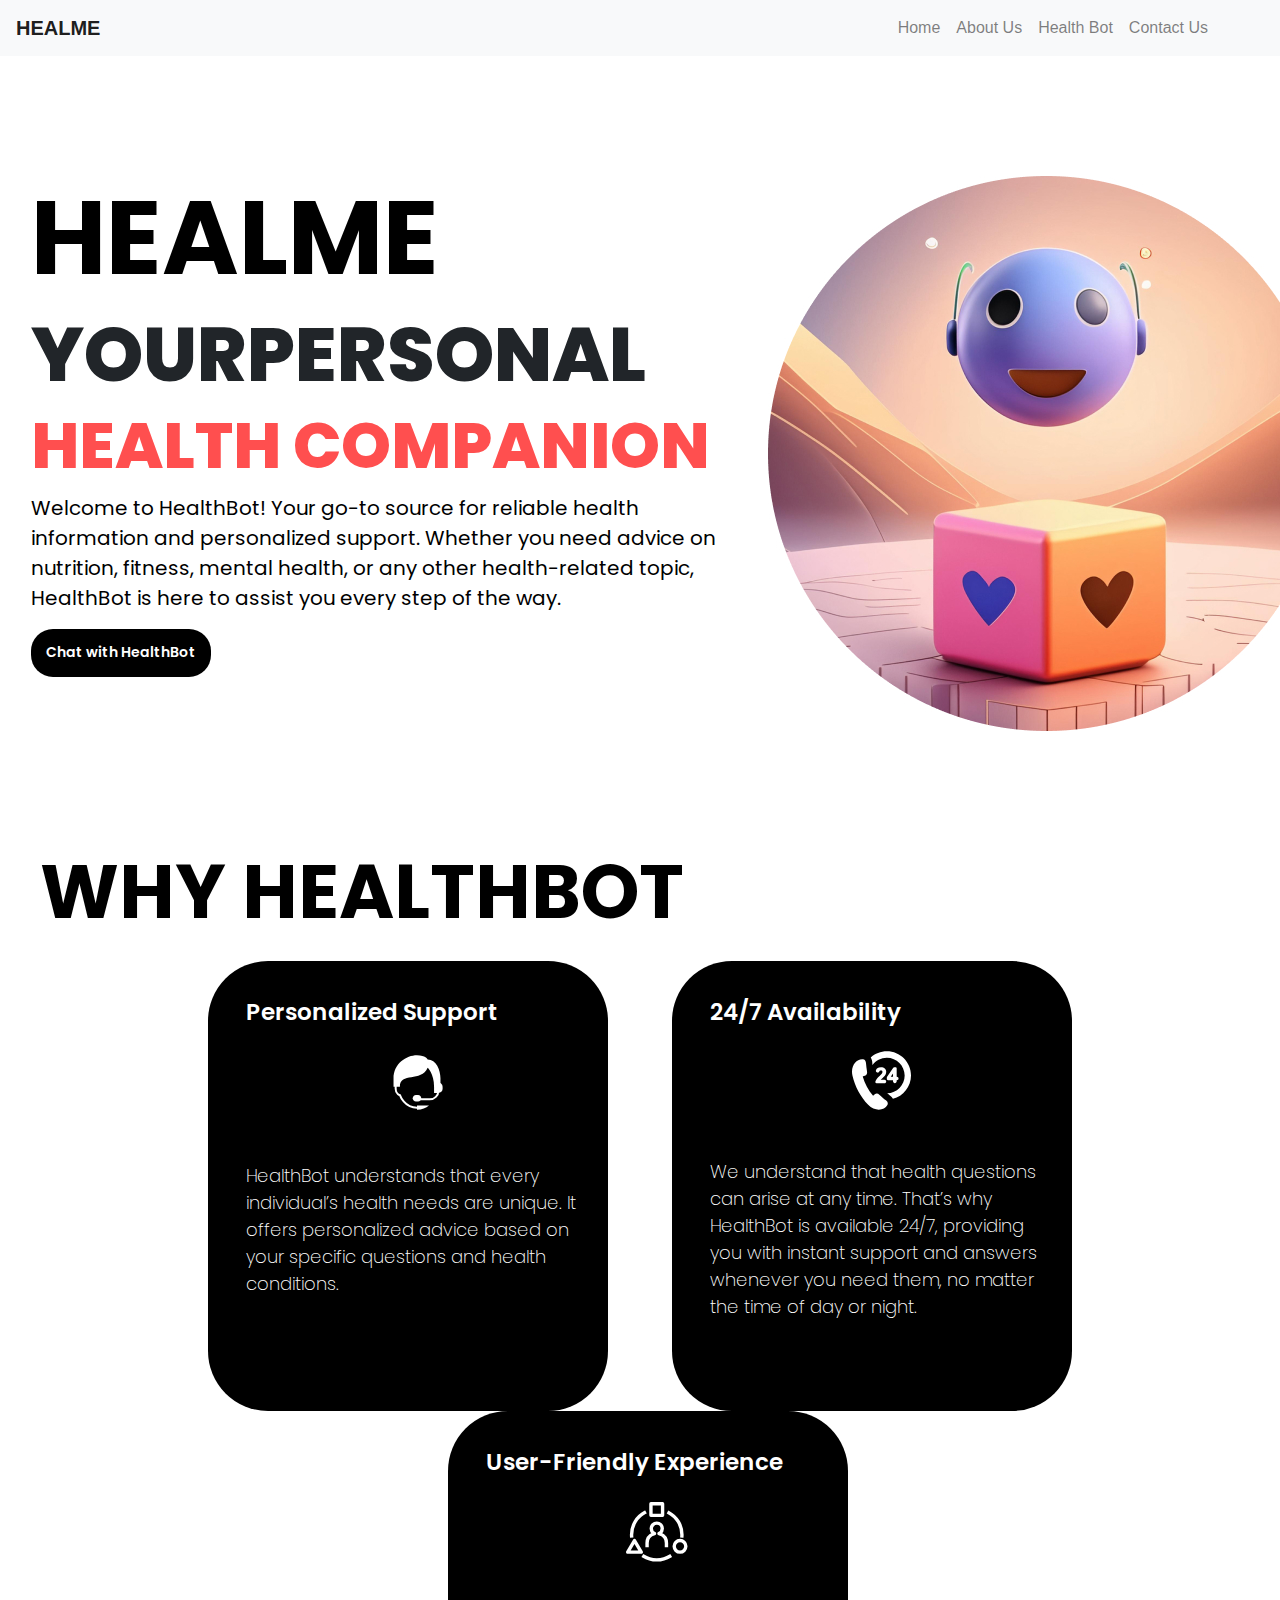
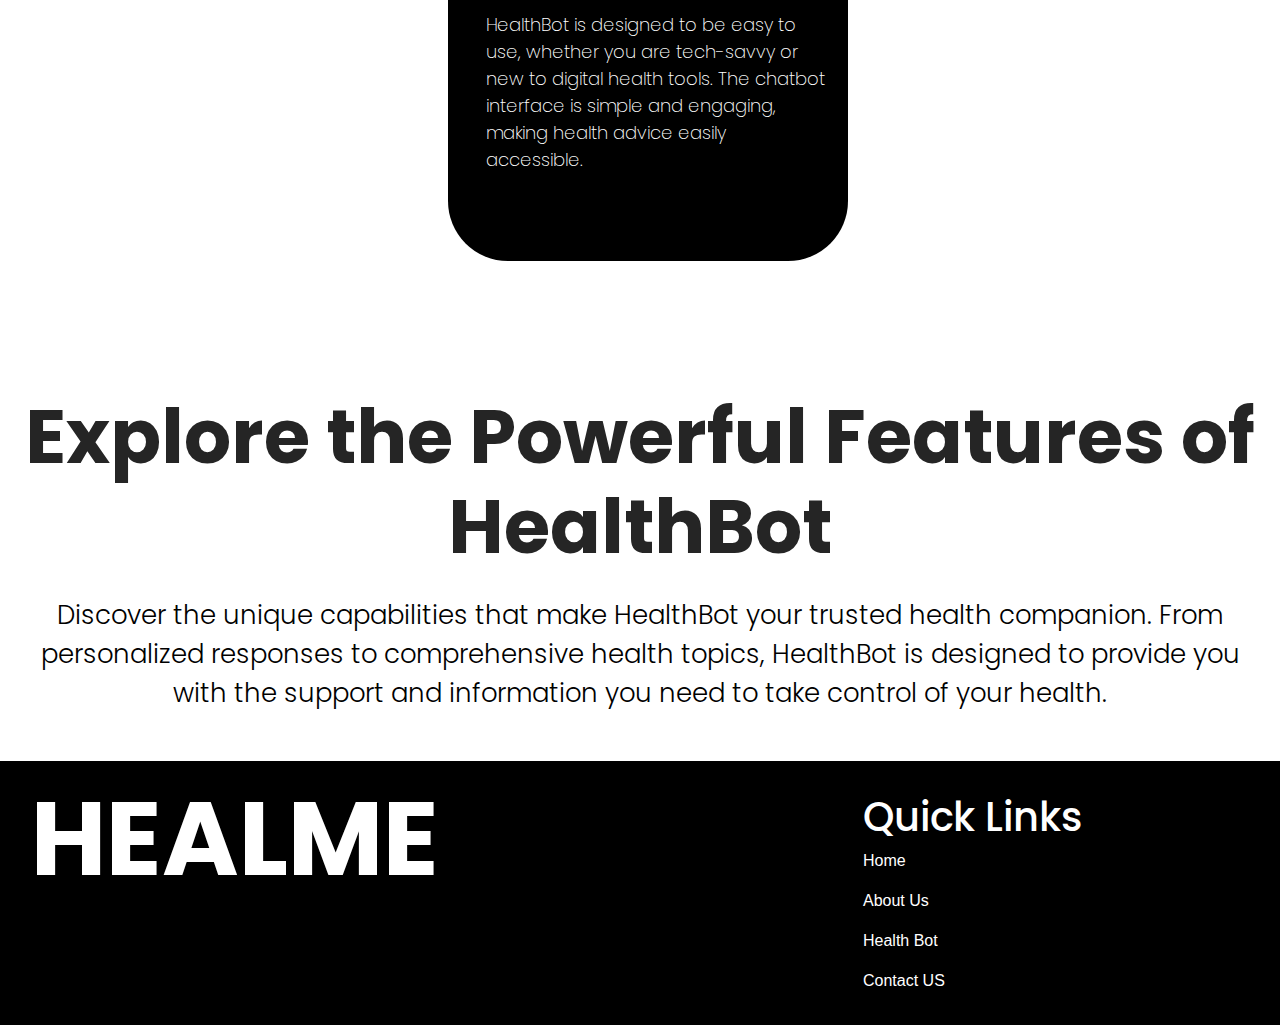
<file: index.html>
<!DOCTYPE html>
<html>

<head>
    <link rel="stylesheet" href="https://stackpath.bootstrapcdn.com/bootstrap/4.5.2/css/bootstrap.min.css" integrity="sha384-JcKb8q3iqJ61gNV9KGb8thSsNjpSL0n8PARn9HuZOnIxN0hoP+VmmDGMN5t9UJ0Z" crossorigin="anonymous" />
    <script src="https://code.jquery.com/jquery-3.5.1.slim.min.js" integrity="sha384-DfXdz2htPH0lsSSs5nCTpuj/zy4C+OGpamoFVy38MVBnE+IbbVYUew+OrCXaRkfj" crossorigin="anonymous"></script>
    <script src="https://cdn.jsdelivr.net/npm/popper.js@1.16.1/dist/umd/popper.min.js" integrity="sha384-9/reFTGAW83EW2RDu2S0VKaIzap3H66lZH81PoYlFhbGU+6BZp6G7niu735Sk7lN" crossorigin="anonymous"></script>
    <script src="https://stackpath.bootstrapcdn.com/bootstrap/4.5.2/js/bootstrap.min.js" integrity="sha384-B4gt1jrGC7Jh4AgTPSdUtOBvfO8shuf57BaghqFfPlYxofvL8/KUEfYiJOMMV+rV" crossorigin="anonymous"></script>
    <link rel="stylesheet" href="healme.css">
</head>

<body>
    <nav class="navbar navbar-expand-lg navbar-light bg-light">
        <a class="navbar-brand" href="index.html" style="font-weight: bold;">HEALME</a>
        <button class="navbar-toggler" type="button" data-toggle="collapse" data-target="#navbarNav" aria-controls="navbarNav" aria-expanded="false" aria-label="Toggle navigation">
          <span class="navbar-toggler-icon"></span>
        </button>
        <div class="collapse navbar-collapse" id="navbarNav">
          <ul class="navbar-nav ml-auto mr-5">
            <li class="nav-item">
              <a class="nav-link" href="index.html">Home <span class="sr-only">(current)</span></a>
            </li>
            <li class="nav-item">
              <a class="nav-link" href="Aboutus.html">About Us</a>
            </li>
            <li class="nav-item">
              <a class="nav-link" href="healthbot.html">Health Bot</a>
            </li>
            <li class="nav-item">
                <a class="nav-link" href="Contactus.html">Contact Us</a>
              </li>
          </ul>
        </div>
      </nav>
    <div class="hero-page">
        <div class="container-fluid mt-1 p-3">
            <div class="row" style="margin-top:8%; margin-left:0%;">
                <div class="col-12 col-lg-12 col-xl-7 col-md-12 col-sm-12">
                    <div>
                        <h1  class="Healme">HEALME</h1>
                    </div>
                    <div>
                        <h1  class="YourPersonal">YOURPERSONAL</h1>
                    </div>
                    <div>
                        <h1  class="Healthcompanion">HEALTH COMPANION</h1>
                    </div>
                    <div>
                        <p  class="Welcompara">Welcome to HealthBot! Your go-to source for reliable health information and personalized support. Whether you need advice on nutrition, fitness, mental health, or any other health-related topic, HealthBot is here to assist you every step of the way.</p>
                    </div>
                    <div>
                        <a href="healthbot.html"> <button class="Chat-with-HealthBot"> Chat with HealthBot</button></a>
                    </div>
                </div>
                <div class="col-12 col-lg-12 col-xl-3 col-md-12 col-sm-12">
                    <img src="Ellipse 2.jpg">
                </div>
            </div>
            <div class="row p-3" style="margin-top:8%;">
                <div class="col-12 col-lg-12 col-xl-12 col-md-12 col-sm-12">
                    <h1 class="WhyHealthbot ml-2"> WHY HEALTHBOT</h1>
                </div>
                <div class="row d-flex flex-row justify-content-center mt-3" >
                    <div class="Rectangle-whyhealthbot ml-5 mr-5">
                        <h1 class="rect-head mb-4">Personalized Support</h1>
                         <div class="d-flex justify-content-center"><svg width="64" height="63" viewBox="0 0 64 63" fill="none" xmlns="http://www.w3.org/2000/svg">
                            <g id="2639877_online_support_icon 1">
                            <path id="Vector" d="M32 54.6V58.8C36.9963 58.8 40.9643 57.0087 43.9957 54.6H32Z" fill="white"/>
                            <path id="Vector_2" d="M10.6667 33.6V37.8C10.6667 43.05 14.9334 44.1 14.9334 44.1C14.9334 44.1 19.2 56.7 32 56.7" stroke="white" stroke-width="2" stroke-miterlimit="10" stroke-linecap="round"/>
                            <path id="Vector_3" d="M55.4667 35.7H49.0667C49.0667 22.596 42.6667 16.8 42.6667 16.8C36.2667 31.5 14.9333 21 14.9333 35.7H8.53333C8.53333 35.7 8.53333 35.4522 8.53333 27.3C8.53333 12.6 21.3333 4.20001 32 4.20001C40.5333 4.20001 42.6667 8.40001 42.6667 8.40001C51.2 8.40001 55.4667 18.9 55.4667 27.3V35.7Z" fill="white"/>
                            <path id="Vector_4" d="M33.0667 44.1C32.6912 44.1 31.3088 44.1 30.9333 44.1C29.1669 44.1 27.7333 45.5112 27.7333 47.25C27.7333 48.9888 29.1669 50.4 30.9333 50.4C31.3088 50.4 32.6912 50.4 33.0667 50.4C34.8331 50.4 36.2667 48.9888 36.2667 47.25C36.2667 45.5112 34.8331 44.1 33.0667 44.1Z" fill="white"/>
                            <path id="Vector_5" d="M34.1333 48.3H44.8C49.5125 48.3 53.3333 44.5389 53.3333 39.9V33.6" stroke="white" stroke-width="2" stroke-miterlimit="10" stroke-linecap="round"/>
                            <path id="Vector_6" d="M53.3333 42H49.0667V31.5H53.3333C55.6907 31.5 57.6 33.3795 57.6 35.7V37.8C57.6 40.1205 55.6907 42 53.3333 42Z" fill="white"/>
                            </g>
                         </svg>
                        </div>
                        <p class="rect-para mt-5">
                            HealthBot understands that every individual’s health needs are unique. It offers personalized advice based on your specific questions and health conditions.
                        </p>
                    </div>
                    <div class="Rectangle-whyhealthbot ml-3 mr-5">
                        <h1 class="rect-head mb-4">24/7 Availability</h1>
                         <div class="d-flex justify-content-center"><svg width="59" height="59" viewBox="0 0 59 59" fill="none" xmlns="http://www.w3.org/2000/svg">
                            <g id="24-hours-support-svgrepo-com 1" clip-path="url(#clip0_7_66)">
                            <g id="Group">
                            <path id="Vector" d="M34.8409 0.325867C28.6624 0.325867 23.0193 2.65821 18.7428 6.48728C19.6914 7.9956 20.2302 9.75045 20.2809 11.5619L20.2811 11.5672L20.2813 11.5724C20.3028 12.3886 20.3516 13.2051 20.4215 14.0202C23.6652 9.56302 28.9188 6.65803 34.8409 6.65803C44.6707 6.65803 52.6678 14.6551 52.6678 24.485C52.6678 34.2112 44.8375 42.1378 35.1501 42.3041C36.0347 43.0433 36.948 43.7479 37.889 44.4094L37.8932 44.4125L37.8976 44.4155C39.1788 45.3193 40.2224 46.5042 40.9546 47.8595C51.3252 45.1449 58.9998 35.6948 58.9998 24.485C59 11.1636 48.1625 0.325867 34.8409 0.325867Z" fill="white"/>
                            <path id="Vector_2" d="M34.2477 49.5898C31.4878 47.3866 29.7658 45.9194 27.3016 43.6367C26.5765 42.965 25.6904 42.5467 24.7805 42.5467C24.0842 42.5467 23.3965 42.7685 22.8304 43.2331C22.2462 43.7249 21.6619 44.2167 21.0775 44.7083C16.3286 39.0646 12.8022 32.4882 10.7292 25.4097C11.4621 25.1953 12.1951 24.9806 12.928 24.7662C14.5431 24.2716 15.3029 22.5474 15.0659 20.8189C14.5503 17.0567 14.2702 15.1877 13.951 11.739C13.7875 9.97124 12.6109 8.43568 10.9247 8.34387C10.6617 8.31833 10.3989 8.30566 10.1382 8.30566C3.86727 8.30566 -1.59275 15.5742 0.427001 24.4662C2.94024 35.4783 8.38105 45.6248 16.1626 53.8119C19.3503 57.1586 23.2553 58.6741 26.7821 58.6741C30.5027 58.6741 33.8026 56.9889 35.4008 53.9894C36.2576 52.534 35.6353 50.6975 34.2477 49.5898Z" fill="white"/>
                            <path id="Vector_3" d="M27.5756 24.932C25.9056 26.4815 24.8128 27.6998 24.2358 28.656C23.8284 29.3304 23.5312 30.0434 23.352 30.7752C23.2678 31.1196 23.3453 31.4772 23.5646 31.7564C23.7837 32.0353 24.1125 32.1953 24.4671 32.1953H32.4368C33.4132 32.1953 34.2077 31.4008 34.2077 30.4244C34.2077 29.4479 33.4132 28.6535 32.4368 28.6535H28.8378C28.8671 28.6188 28.8973 28.5842 28.9281 28.5494C29.1633 28.2847 29.7391 27.7317 30.6393 26.9062C31.5834 26.0398 32.2208 25.3909 32.5879 24.9225C33.1411 24.2184 33.5527 23.5309 33.8109 22.8796C34.0741 22.2158 34.2077 21.508 34.2077 20.7758C34.2077 19.4621 33.7319 18.347 32.7937 17.4609C31.8616 16.582 30.5785 16.1367 28.9794 16.1367C27.5264 16.1367 26.2922 16.517 25.3116 17.2672C24.72 17.7201 24.2645 18.3476 23.9576 19.1328C23.7503 19.6633 23.8039 20.2701 24.1011 20.7558C24.3983 21.2417 24.9142 21.5657 25.4809 21.6222C25.544 21.6286 25.6069 21.6317 25.669 21.6317C26.4666 21.6317 27.1779 21.1245 27.4392 20.3697C27.5211 20.1331 27.6294 19.945 27.7615 19.8104C28.0397 19.5269 28.4144 19.3889 28.9072 19.3889C29.4081 19.3889 29.7823 19.5193 30.0508 19.7876C30.3187 20.0554 30.4489 20.4461 30.4489 20.9822C30.4489 21.4802 30.271 21.9994 29.9202 22.526C29.7321 22.8017 29.17 23.4465 27.5756 24.932Z" fill="white"/>
                            <path id="Vector_4" d="M43.5305 16.1367H42.1993C41.82 16.1367 41.4658 16.3237 41.2518 16.6369L35.0952 25.6493C34.9156 25.9123 34.8206 26.2198 34.8206 26.5383V27.9987C34.8206 28.6313 35.3354 29.1461 35.968 29.1461H41.0221V30.3676C41.0221 31.3755 41.8422 32.1955 42.85 32.1955C43.8579 32.1955 44.6779 31.3755 44.6779 30.3676V29.1461H44.8605C45.797 29.1461 46.559 28.3841 46.559 27.4476C46.559 26.5111 45.797 25.7491 44.8605 25.7491H44.6779V17.284C44.6779 16.6515 44.1631 16.1367 43.5305 16.1367ZM41.0224 25.7491H38.7537L41.0224 22.3766V25.7491Z" fill="white"/>
                            </g>
                            </g>
                            <defs>
                            <clipPath id="clip0_7_66">
                            <rect width="59" height="59" fill="white"/>
                            </clipPath>
                            </defs>
                            </svg>
                        </div>
                        <p class="rect-para mt-5">
                            We understand that health questions can arise at any time. That’s why HealthBot is available 24/7, providing you with instant support and answers whenever you need them, no matter the time of day or night.                    </div>
                    <div class="Rectangle-whyhealthbot ml-3"  >
                        <h1 class="rect-head mb-4">User-Friendly Experience</h1>
                         <div class="d-flex justify-content-center"><svg width="62" height="62" viewBox="0 0 62 62" fill="none" xmlns="http://www.w3.org/2000/svg">
                            <g id="user-experience-design-svgrepo-com 1" clip-path="url(#clip0_7_85)">
                            <path id="user--experience-design_1_" d="M30.7597 59.5825C25.7126 59.5825 20.8921 58.203 16.8214 55.5951L17.5751 54.4229C21.421 56.8855 25.9799 58.1855 30.7617 58.1855C35.4194 58.1855 40.1043 56.8487 43.9522 54.419L44.6981 55.599C40.6274 58.1681 35.6791 59.5825 30.7597 59.5825ZM54.0097 51.8325C50.4196 51.8325 47.4997 48.9107 47.4997 45.3225C47.4997 41.7342 50.4215 38.8125 54.0097 38.8125C57.598 38.8125 60.5197 41.7342 60.5197 45.3225C60.5197 48.9107 57.5999 51.8325 54.0097 51.8325ZM54.0097 40.2075C51.1887 40.2075 48.8947 42.5015 48.8947 45.3225C48.8947 48.1435 51.1887 50.4375 54.0097 50.4375C56.8307 50.4375 59.1247 48.1435 59.1247 45.3225C59.1247 42.5015 56.8307 40.2075 54.0097 40.2075ZM15.2598 51.8325H1.69726C1.44732 51.8325 1.21676 51.6988 1.09276 51.4818C0.968759 51.2648 0.968759 50.9974 1.0947 50.7824L7.87594 39.1574C8.12588 38.7292 8.83113 38.7292 9.08107 39.1574L15.8623 50.7824C15.9883 50.9974 15.9883 51.2648 15.8643 51.4818C15.7403 51.6988 15.5097 51.8325 15.2598 51.8325ZM2.91207 50.4375H14.0449L8.47851 40.8953L2.91207 50.4375ZM41.1447 45.3225H39.7497V42.0617C39.7497 37.8767 36.9094 34.2807 32.8426 33.3177C32.5519 33.2499 32.3369 33.0019 32.3097 32.7055C32.2826 32.4071 32.4473 32.1242 32.7205 32.0022C34.4623 31.2272 35.5861 29.497 35.5861 27.5944C35.5861 24.9342 33.4219 22.77 30.7617 22.77C28.1015 22.77 25.9373 24.9342 25.9373 27.5944C25.9373 29.497 27.063 31.2272 28.8048 32.0022C29.078 32.1242 29.2427 32.4071 29.2156 32.7035C29.1884 33.0019 28.9734 33.2499 28.6827 33.3177C24.614 34.2826 21.7736 37.8767 21.7736 42.0617V45.3225H20.3786V42.0617C20.3786 37.7585 22.9787 33.9978 26.8634 32.4362C25.42 31.2717 24.5442 29.5009 24.5442 27.5944C24.5442 24.165 27.3342 21.375 30.7636 21.375C34.1949 21.375 36.9849 24.165 36.9849 27.5944C36.9849 29.5009 36.1092 31.2717 34.6657 32.4362C38.5504 33.9978 41.1506 37.7604 41.1506 42.0617V45.3225H41.1447ZM56.5692 35.6873L55.1761 35.5807C55.2246 34.9588 55.2478 34.3291 55.2478 33.6955C55.2478 24.5738 50.1967 16.2716 42.0612 12.0324L42.7044 10.7943C51.305 15.2777 56.6447 24.0526 56.6447 33.6975C56.6447 34.3698 56.6195 35.0305 56.5692 35.6873ZM4.95032 35.6873C4.89994 35.0305 4.87476 34.3698 4.87476 33.6975C4.87476 24.01 10.2145 15.2099 18.8112 10.7284L19.4564 11.9665C11.3228 16.2057 6.26976 24.5331 6.26976 33.6975C6.26976 34.331 6.29494 34.9588 6.34144 35.5827L4.95032 35.6873ZM36.5722 15.02H24.9472C24.5617 15.02 24.2498 14.7081 24.2498 14.3225V2.6975C24.2498 2.31194 24.5617 2 24.9472 2H36.5722C36.9578 2 37.2697 2.31194 37.2697 2.6975V14.3225C37.2697 14.7081 36.9578 15.02 36.5722 15.02ZM25.6447 13.625H35.8747V3.395H25.6447V13.625Z" fill="white" stroke="white" stroke-width="2"/>
                            </g>
                            <defs>
                            <clipPath id="clip0_7_85">
                            <rect width="62" height="62" fill="white"/>
                            </clipPath>
                            </defs>
                            </svg>
                            
                            
                            
                        </div>
                        <p class="rect-para mt-5">
                            HealthBot is designed to be easy to use, whether you are tech-savvy or new to digital health tools. The chatbot interface is simple and engaging, making health advice easily accessible.                </div>

            </div>
        </div>
            <div class="row p-3" style="margin-top:8%; padding: 15px;">
                <div >
                    <h1  class="ExploreThePowerfulFeaturesOfHealthbot"> Explore the Powerful Features of HealthBot</h1>
                </div>
                <div class="mt-3">
                    <p class="Discover-para"> Discover the unique capabilities that make HealthBot your trusted health companion. From personalized responses to comprehensive health topics, HealthBot is designed to provide you with the support and information you need to take control of your health.</p>
                </div>
            </div>
    </div>

</body>
<footer>
    <div class="footer p-3">
        <div class="container-fluid">
             <div class="row">
                <div class="col-xl-8">
        <h1 class="Healme" style="color: white;">HEALME</h1>
    </div>
    <div class="col-xl-4 mt-3">
        <h1 style="color: white ;font-family: poppins; mb-5">Quick Links</h1>
        <a class="linkss" href="index.html"><p>Home</p></a>
        <a class="linkss" href="Aboutus.html"><p>About Us</p></a>
        <a class="linkss" href="healthbot.html"> <p>Health Bot</p></a>
        <a class="linkss" href="Contactus.html"><p>Contact US</p></a>
    </div>
    </div>
    </div>
    </div>
</footer>

</html>
</file>
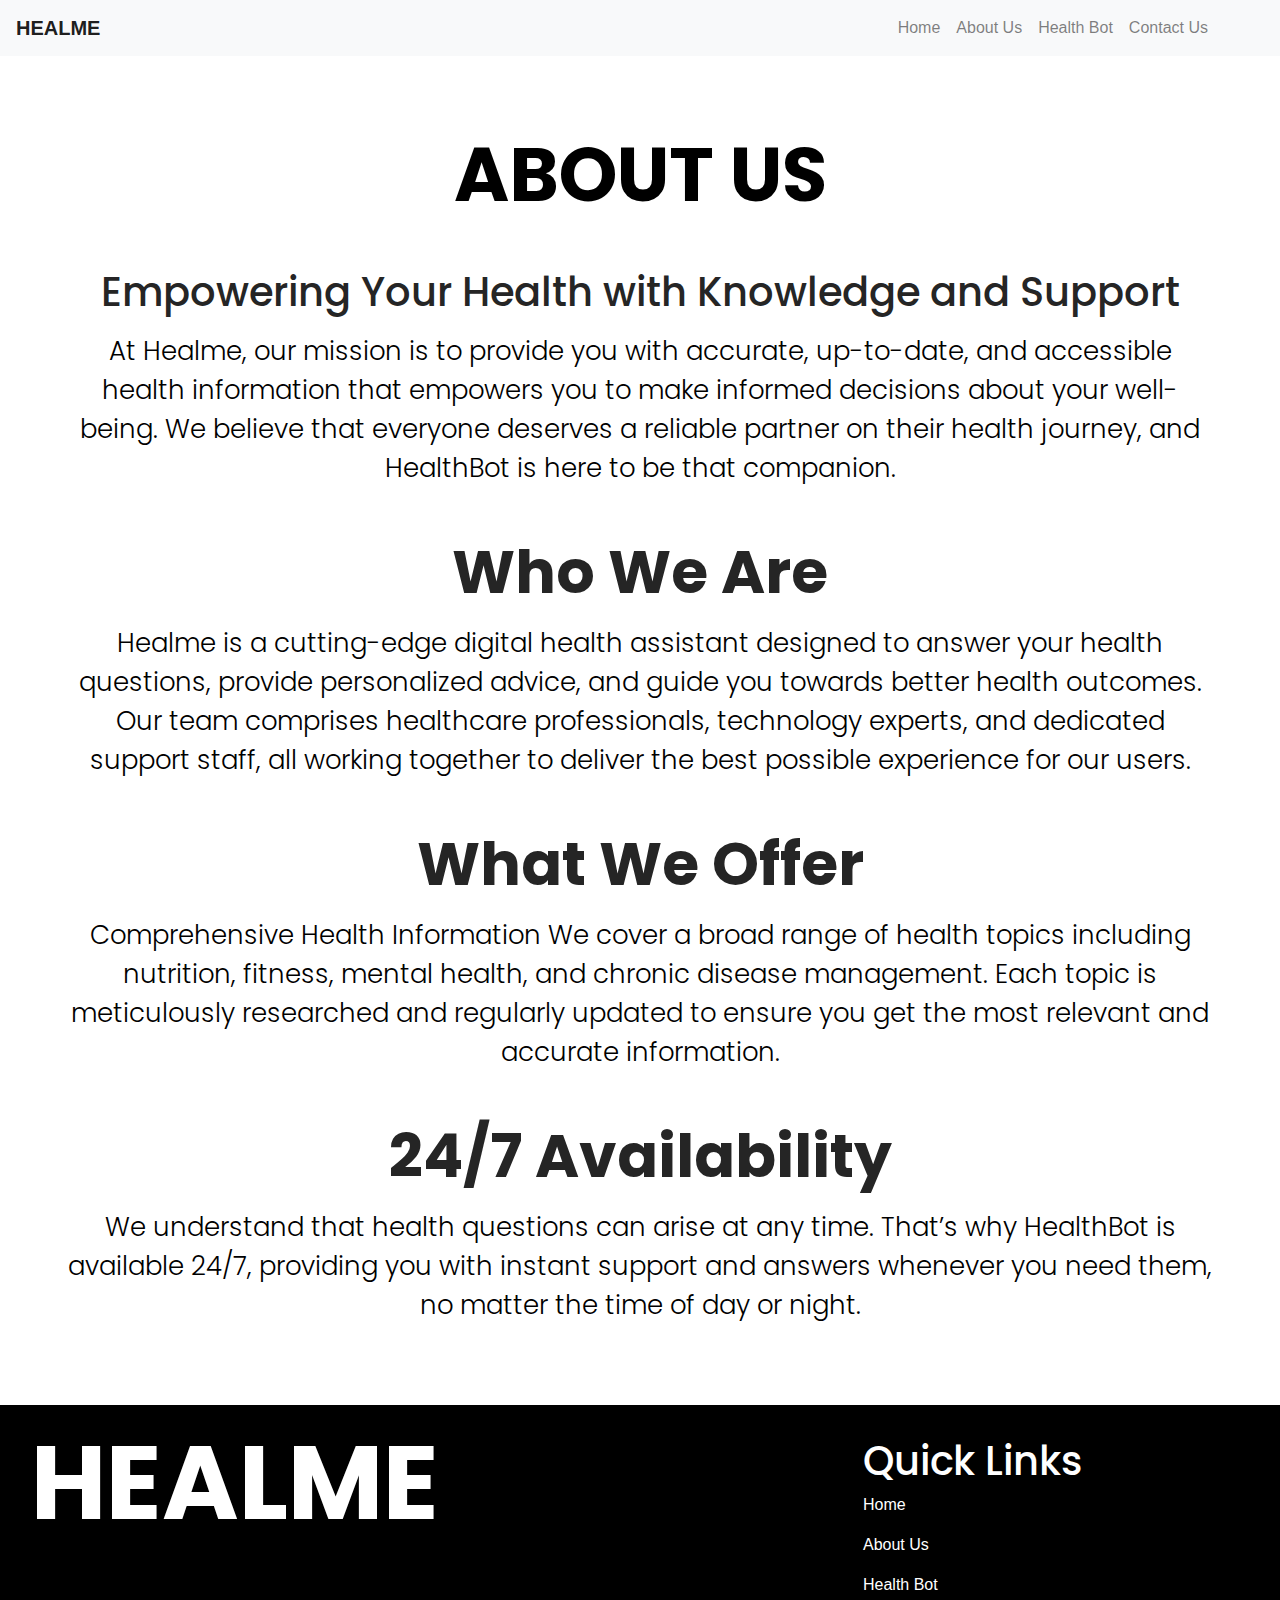
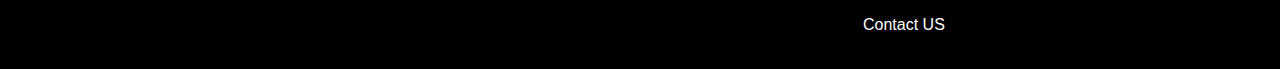
<file: Aboutus.html>
<!DOCTYPE html>
<html>

<head>
    <link rel="stylesheet" href="https://stackpath.bootstrapcdn.com/bootstrap/4.5.2/css/bootstrap.min.css" integrity="sha384-JcKb8q3iqJ61gNV9KGb8thSsNjpSL0n8PARn9HuZOnIxN0hoP+VmmDGMN5t9UJ0Z" crossorigin="anonymous" />
    <script src="https://code.jquery.com/jquery-3.5.1.slim.min.js" integrity="sha384-DfXdz2htPH0lsSSs5nCTpuj/zy4C+OGpamoFVy38MVBnE+IbbVYUew+OrCXaRkfj" crossorigin="anonymous"></script>
    <script src="https://cdn.jsdelivr.net/npm/popper.js@1.16.1/dist/umd/popper.min.js" integrity="sha384-9/reFTGAW83EW2RDu2S0VKaIzap3H66lZH81PoYlFhbGU+6BZp6G7niu735Sk7lN" crossorigin="anonymous"></script>
    <script src="https://stackpath.bootstrapcdn.com/bootstrap/4.5.2/js/bootstrap.min.js" integrity="sha384-B4gt1jrGC7Jh4AgTPSdUtOBvfO8shuf57BaghqFfPlYxofvL8/KUEfYiJOMMV+rV" crossorigin="anonymous"></script>
    <link rel="stylesheet" href="healme.css">
</head>

<body>
    <nav class="navbar navbar-expand-lg navbar-light bg-light">
        <a class="navbar-brand" href="index.html" style="font-weight: bold;">HEALME</a>
        <button class="navbar-toggler" type="button" data-toggle="collapse" data-target="#navbarNav" aria-controls="navbarNav" aria-expanded="false" aria-label="Toggle navigation">
          <span class="navbar-toggler-icon"></span>
        </button>
        <div class="collapse navbar-collapse" id="navbarNav">
          <ul class="navbar-nav ml-auto mr-5">
            <li class="nav-item">
              <a class="nav-link" href="index.html">Home <span class="sr-only">(current)</span></a>
            </li>
            <li class="nav-item">
              <a class="nav-link" href="Aboutus.html">About Us</a>
            </li>
            <li class="nav-item">
                <a class="nav-link" href="healthbot.html">Health Bot</a>
            </li>
            <li class="nav-item">
                <a class="nav-link" href="Contactus.html">Contact Us</a>
              </li>
          </ul>
        </div>
      </nav>
      <div class="Container" style="padding: 5%;">
      <div>
          <h1  class="AboutUs">ABOUT US</h1>
      </div>
         <div class="EmpoweringYourHealthWithKnowledgeAndSupport mt-5" >
          <h1> Empowering Your Health with Knowledge and Support</h1>
      </div>
    
      <div>
        <p class="about-para mt-3">
            At Healme, our mission is to provide you with accurate, up-to-date, and accessible health information that empowers you to make informed decisions about your well-being. We believe that everyone deserves a reliable partner on their health journey, and HealthBot is here to be that companion.
        </p>
      </div>
      <div> <h1 class="abou-head mt-5">Who We Are</h1></div>
      <div><p class="about-para mt-3">Healme is a cutting-edge digital health assistant designed to answer your health questions, provide personalized advice, and guide you towards better health outcomes. Our team comprises healthcare professionals, technology experts, and dedicated support staff, all working together to deliver the best possible experience for our users.</p></div>
      <div> <h1 class="abou-head mt-5">What We Offer</h1></div>
      <div><p class="about-para mt-3">Comprehensive Health Information We cover a broad range of health topics including nutrition, fitness, mental health, and chronic disease management. Each topic is meticulously researched and regularly updated to ensure you get the most relevant and accurate information.</p></div>

      <div> <h1 class="abou-head mt-5">24/7 Availability</h1></div>
      <div><p class="about-para mt-3">We understand that health questions can arise at any time. That’s why HealthBot is available 24/7, providing you with instant support and answers whenever you need them, no matter the time of day or night.</p></div>

    </div>
    
</body>
<footer>
    <div class="footer p-3">
        <div class="container-fluid">
             <div class="row">
                <div class="col-xl-8">
        <h1 class="Healme" style="color: white;">HEALME</h1>
    </div>
    <div class="col-xl-4 mt-3">
        <h1 style="color: white ;font-family: poppins; mb-5">Quick Links</h1>
        <a class="linkss" href="index.html"><p>Home</p></a>
        <a class="linkss" href="Aboutus.html"><p>About Us</p></a>
        <a class="linkss" href="healthbot.html"> <p>Health Bot</p></a>
        <a class="linkss" href="Contactus.html"><p>Contact US</p></a>
    </div>
    </div>
    </div>
    </div>
</footer>

</html>
</file>
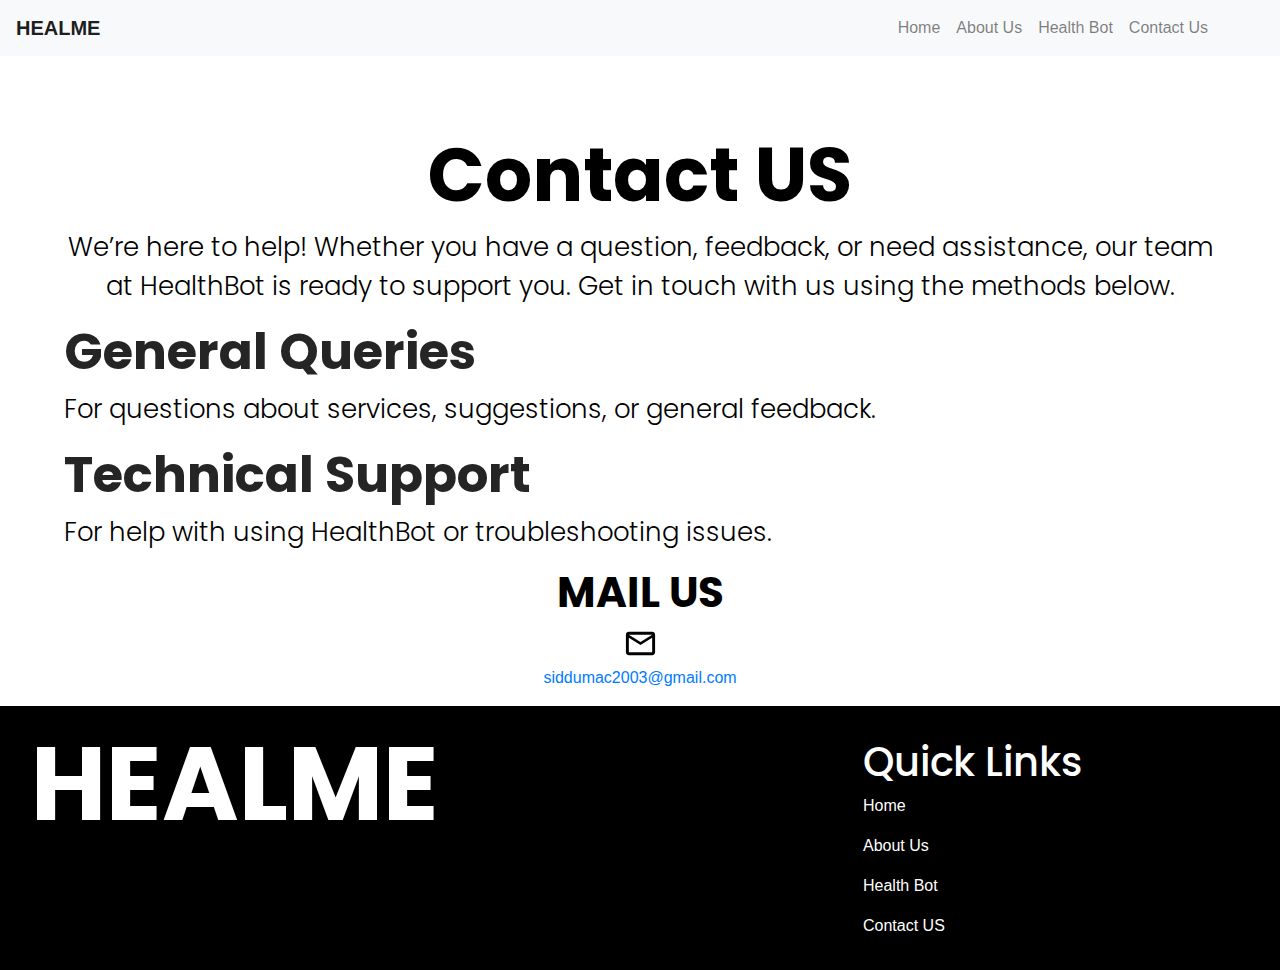
<file: Contactus.html>
<!DOCTYPE html>
<html>

<head>
    <link rel="stylesheet" href="https://stackpath.bootstrapcdn.com/bootstrap/4.5.2/css/bootstrap.min.css" integrity="sha384-JcKb8q3iqJ61gNV9KGb8thSsNjpSL0n8PARn9HuZOnIxN0hoP+VmmDGMN5t9UJ0Z" crossorigin="anonymous" />
    <script src="https://code.jquery.com/jquery-3.5.1.slim.min.js" integrity="sha384-DfXdz2htPH0lsSSs5nCTpuj/zy4C+OGpamoFVy38MVBnE+IbbVYUew+OrCXaRkfj" crossorigin="anonymous"></script>
    <script src="https://cdn.jsdelivr.net/npm/popper.js@1.16.1/dist/umd/popper.min.js" integrity="sha384-9/reFTGAW83EW2RDu2S0VKaIzap3H66lZH81PoYlFhbGU+6BZp6G7niu735Sk7lN" crossorigin="anonymous"></script>
    <script src="https://stackpath.bootstrapcdn.com/bootstrap/4.5.2/js/bootstrap.min.js" integrity="sha384-B4gt1jrGC7Jh4AgTPSdUtOBvfO8shuf57BaghqFfPlYxofvL8/KUEfYiJOMMV+rV" crossorigin="anonymous"></script>
    <link rel="stylesheet" href="healme.css">
</head>

<body>
    <nav class="navbar navbar-expand-lg navbar-light bg-light">
        <a class="navbar-brand" href="index.html" style="font-weight: bold;">HEALME</a>
        <button class="navbar-toggler" type="button" data-toggle="collapse" data-target="#navbarNav" aria-controls="navbarNav" aria-expanded="false" aria-label="Toggle navigation">
          <span class="navbar-toggler-icon"></span>
        </button>
        <div class="collapse navbar-collapse" id="navbarNav">
          <ul class="navbar-nav ml-auto mr-5">
            <li class="nav-item">
              <a class="nav-link" href="index.html">Home <span class="sr-only">(current)</span></a>
            </li>
            <li class="nav-item">
              <a class="nav-link" href="Aboutus.html">About Us</a>
            </li>
            <li class="nav-item">
                <a class="nav-link" href="healthbot.html">Health Bot</a>
            </li>
            <li class="nav-item">
                <a class="nav-link" href="Contactus.html">Contact Us</a>
              </li>
          </ul>
        </div>
      </nav>
      <div class="container-fluid " style="padding: 5%;">
      <div>
        <h1  class="AboutUs">Contact US</h1>
    </div>
    <div>
        <p class="about-para">We’re here to help! Whether you have a question, feedback, or need assistance, our team at HealthBot is ready to support you. Get in touch with us using the methods below.</p>
    </div>
    <div> <h1 class="Contact-head">General Queries</h1></div>
    <div>
        <p class="about-para" style="text-align: start;">For questions about services, suggestions, or general feedback.</p>
    </div>
    <div> <h1 class="Contact-head">Technical Support</h1></div>
    <div>
        <p class="about-para" style="text-align: start;">For help with using HealthBot or troubleshooting issues. </p>
    </div>
    <div><h1 class="mail-head">MAIL US</h1></div>
    <div style="text-align: center;"><a href="mailto:siddumac2003@gmail.com"><svg xmlns="http://www.w3.org/2000/svg" width="35" height="35" viewBox="0 0 24 24" id="email"><path fill="none" d="M0 0h24v24H0V0z"></path><path d="M22 6c0-1.1-.9-2-2-2H4c-1.1 0-2 .9-2 2v12c0 1.1.9 2 2 2h16c1.1 0 2-.9 2-2V6zm-2 0l-8 5-8-5h16zm0 12H4V8l8 5 8-5v10z"></path></svg></a></div>
     </div>
     <div> 
        <p style="text-align: center; margin-top: -59px;"><a href="mailto:siddumac2003@gmail.com">siddumac2003@gmail.com</a></p>
     </div>
</body>
<footer>
    <div class="footer p-3">
        <div class="container-fluid">
             <div class="row">
                <div class="col-xl-8">
        <h1 class="Healme" style="color: white;">HEALME</h1>
    </div>
    <div class="col-xl-4 mt-3">
        <h1 style="color: white ;font-family: poppins; mb-5">Quick Links</h1>
        <a class="linkss" href="index.html"><p>Home</p></a>
        <a class="linkss" href="Aboutus.html"><p>About Us</p></a>
        <a class="linkss" href="healthbot.html"> <p>Health Bot</p></a>
        <a class="linkss" href="Contactus.html"><p>Contact US</p></a>
    </div>
    </div>
    </div>
    </div>
</footer>
</html>
</file>
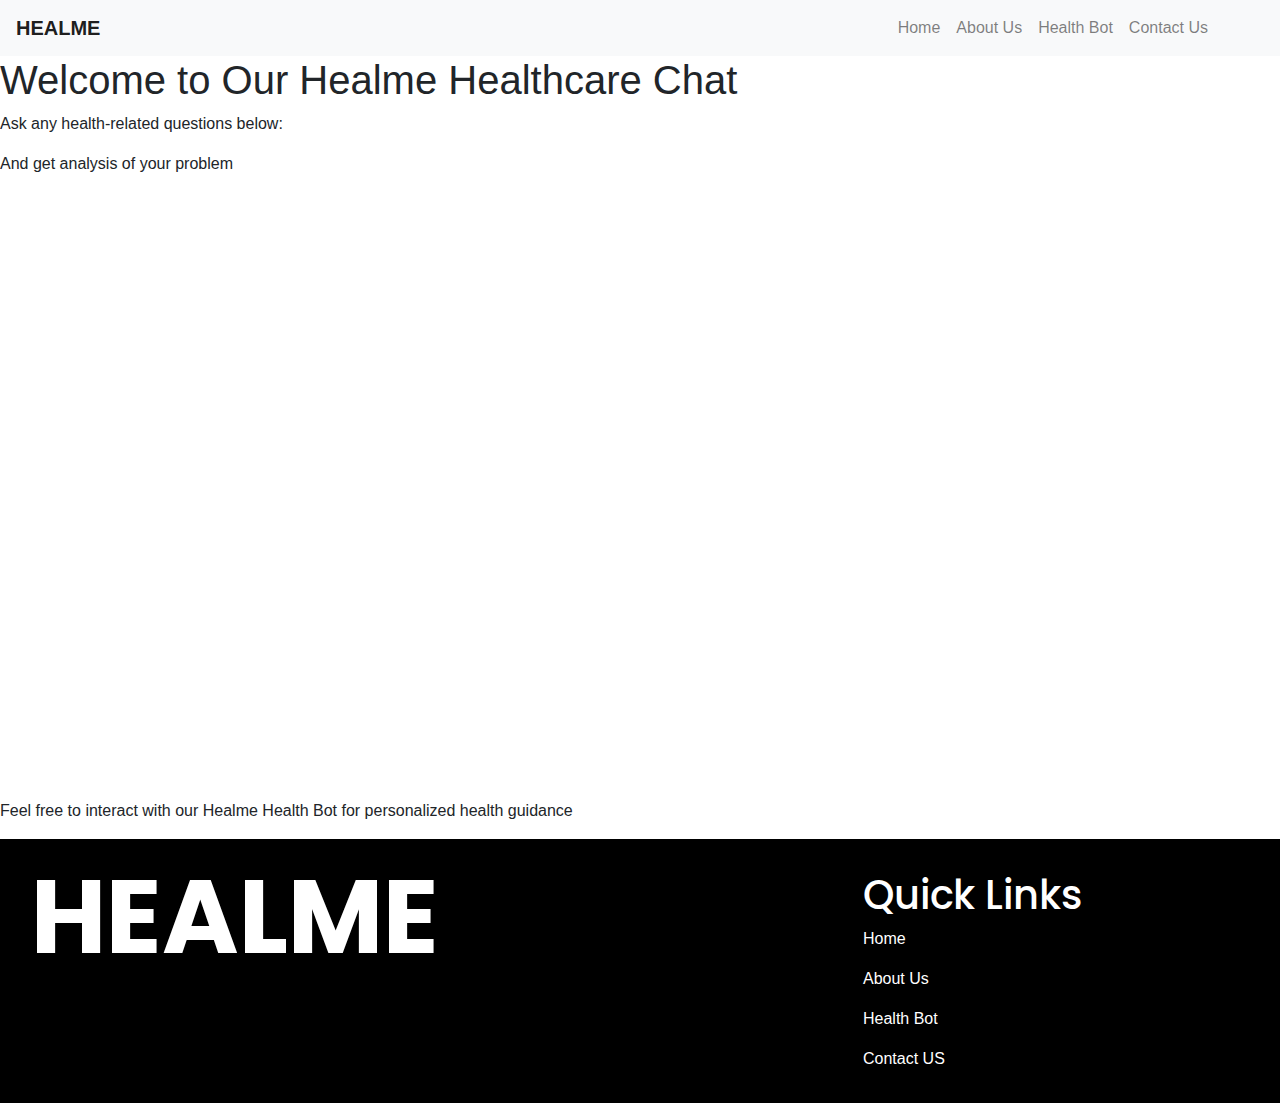
<file: healthbot.html>
<!DOCTYPE html>
<html lang="en">
<head>
    <meta charset="UTF-8">
    <meta name="viewport" content="width=device-width, initial-scale=1.0">
    <title>Azure Health Bot Integration</title>
    <head>
        <link rel="stylesheet" href="https://stackpath.bootstrapcdn.com/bootstrap/4.5.2/css/bootstrap.min.css" integrity="sha384-JcKb8q3iqJ61gNV9KGb8thSsNjpSL0n8PARn9HuZOnIxN0hoP+VmmDGMN5t9UJ0Z" crossorigin="anonymous" />
        <script src="https://code.jquery.com/jquery-3.5.1.slim.min.js" integrity="sha384-DfXdz2htPH0lsSSs5nCTpuj/zy4C+OGpamoFVy38MVBnE+IbbVYUew+OrCXaRkfj" crossorigin="anonymous"></script>
        <script src="https://cdn.jsdelivr.net/npm/popper.js@1.16.1/dist/umd/popper.min.js" integrity="sha384-9/reFTGAW83EW2RDu2S0VKaIzap3H66lZH81PoYlFhbGU+6BZp6G7niu735Sk7lN" crossorigin="anonymous"></script>
        <script src="https://stackpath.bootstrapcdn.com/bootstrap/4.5.2/js/bootstrap.min.js" integrity="sha384-B4gt1jrGC7Jh4AgTPSdUtOBvfO8shuf57BaghqFfPlYxofvL8/KUEfYiJOMMV+rV" crossorigin="anonymous"></script>
        <link rel="stylesheet" href="healme.css">
    </head>
</head>
<body>
    <nav class="navbar navbar-expand-lg navbar-light bg-light">
        <a class="navbar-brand" href="index.html" style="font-weight: bold;">HEALME</a>
        <button class="navbar-toggler" type="button" data-toggle="collapse" data-target="#navbarNav" aria-controls="navbarNav" aria-expanded="false" aria-label="Toggle navigation">
          <span class="navbar-toggler-icon"></span>
        </button>
        <div class="collapse navbar-collapse" id="navbarNav">
          <ul class="navbar-nav ml-auto mr-5">
            <li class="nav-item">
              <a class="nav-link" href="index.html">Home <span class="sr-only">(current)</span></a>
            </li>
            <li class="nav-item">
              <a class="nav-link" href="Aboutus.html">About Us</a>
            </li>
            <li class="nav-item">
                <a class="nav-link" href="healthbot.html">Health Bot</a>
            </li>
            <li class="nav-item">
                <a class="nav-link" href="Contactus.html">Contact Us</a>
              </li>
          </ul>
        </div>
    </nav>
    <h1>Welcome to Our Healme Healthcare Chat</h1>
    <p>Ask any health-related questions below:</p>
    <p>And get analysis of your problem</p>
    
    <!-- Replace 'YOUR_HEALTH_BOT_URL' with your actual Azure Health Bot endpoint URL -->
    <iframe src="https://webchat.botframework.com/embed/healthbot-g2moa9e?s=NoRIAcXQ-bk.aKPdp1Gnsh2eIWhSD8I64Ce2G6_K9vXruXnNmHL1R2Y" style="border: none; width: 100%; height: 600px;"></iframe>
    
    <p>Feel free to interact with our Healme Health Bot for personalized health guidance</p>
</body>
<footer>
    <div class="footer p-3">
        <div class="container-fluid">
             <div class="row">
                <div class="col-xl-8">
        <h1 class="Healme" style="color: white;">HEALME</h1>
    </div>
    <div class="col-xl-4 mt-3">
        <h1 style="color: white ;font-family: poppins; mb-5">Quick Links</h1>
        <a class="linkss" href="index.html"><p>Home</p></a>
        <a class="linkss" href="Aboutus.html"><p>About Us</p></a>
        <a class="linkss" href="healthbot.html"> <p>Health Bot</p></a>
        <a class="linkss" href="Contactus.html"><p>Contact US</p></a>
    </div>
    </div>
    </div>
    </div>
</footer>
</html>
</file>
<file: healme.css>
@import url('https://fonts.googleapis.com/css2?family=Poppins:ital,wght@0,100;0,200;0,300;0,400;0,500;0,600;0,700;0,800;0,900;1,100;1,200;1,300;1,400;1,500;1,600;1,700;1,800;1,900&display=swap');

.hero-page{
    background-color: white;
    background-size:cover;
    height: 100vh;
}
.Healme{
    color: black; 
    font-size: 104px;
    font-family: Poppins; 
    font-weight: 700; 
    word-wrap: break-word;
}
.YourPersonal{
font-size: 76px;
 font-family: Poppins;
 font-weight: 800;
 word-wrap: break-word
}
.Healthcompanion{
color: #FF4F4F;
 font-size: 64px;
 font-family: Poppins;
 font-weight: 800;
 word-wrap: break-word
}
.Welcompara{
color: black;
 font-size: 20px;
 font-family: Poppins;
 font-weight: 400;
 word-wrap: break-word
}
.Chat-with-HealthBot{
    width: 180px; 
    height: 48px;
     background: black; 
     border-radius: 22px;
     color: white;
     border-width: 0px;
     font-size: 14px;
     font-family: Poppins;
font-weight: 600;
word-wrap: break-word;
}
.WhyHealthbot{
color: black;
font-size: 75px;
font-family: Poppins;
font-weight: 700;
word-wrap: break-word
}
.Rectangle-whyhealthbot{
    width: 400px; 
    height: 450px; 
    background: black;
     border-radius: 60px;
    color:white;
    padding:20px;
    padding-top: 3%;
    padding-left: 3%;
}
.rect-head{
color: white;
font-size: 23px;
font-family: Poppins;
font-weight: 600;
}
.rect-para{
    color: white;
font-size: 18px;
font-family: Poppins;
font-weight: 200;
word-wrap: break-word
}
.ExploreThePowerfulFeaturesOfHealthbot{
    color: #252525;
font-size: 75px;
font-family: Poppins;
font-weight: 700;
word-wrap: break-word;
text-align: center;

}
.Discover-para{
    color: black;
font-size: 26px;
font-family: Poppins;
font-weight: 300;
word-wrap: break-word;
text-align: center;
}
.AboutUs{

color: black;
 font-size: 75px;
 font-family: Poppins;
 font-weight: 700;
 word-wrap: break-word;
 text-align: center;
 margin-top: 10px;
}
.EmpoweringYourHealthWithKnowledgeAndSupport{
color: #252525;
 font-size: 40px;
 font-family: Poppins;
 font-weight: 700;
 word-wrap: break-word;
 text-align: center;
}
.about-para{
    color: black;
font-size: 26px;
font-family: Poppins;
font-weight: 300;
word-wrap: break-word;
text-align: center;

}
.abou-head{
    color: #252525;
font-size: 60px;
font-family: Poppins;
font-weight: 700;
word-wrap: break-word;
text-align: center;
}
.Contact-head{
    color: #252525;
font-size: 50px;
font-family: Poppins;
font-weight: 700;
word-wrap: break-word;
}
.mail-head{
color: black;
 font-size: 42px;
 font-family: Poppins;
 font-weight: 700;
 word-wrap: break-word;
 text-align: center;
}
.footer{
    background-color: black;
    background-size: cover;
    height: 100%;
}
.linkss{
    color: white;
}
</file>
